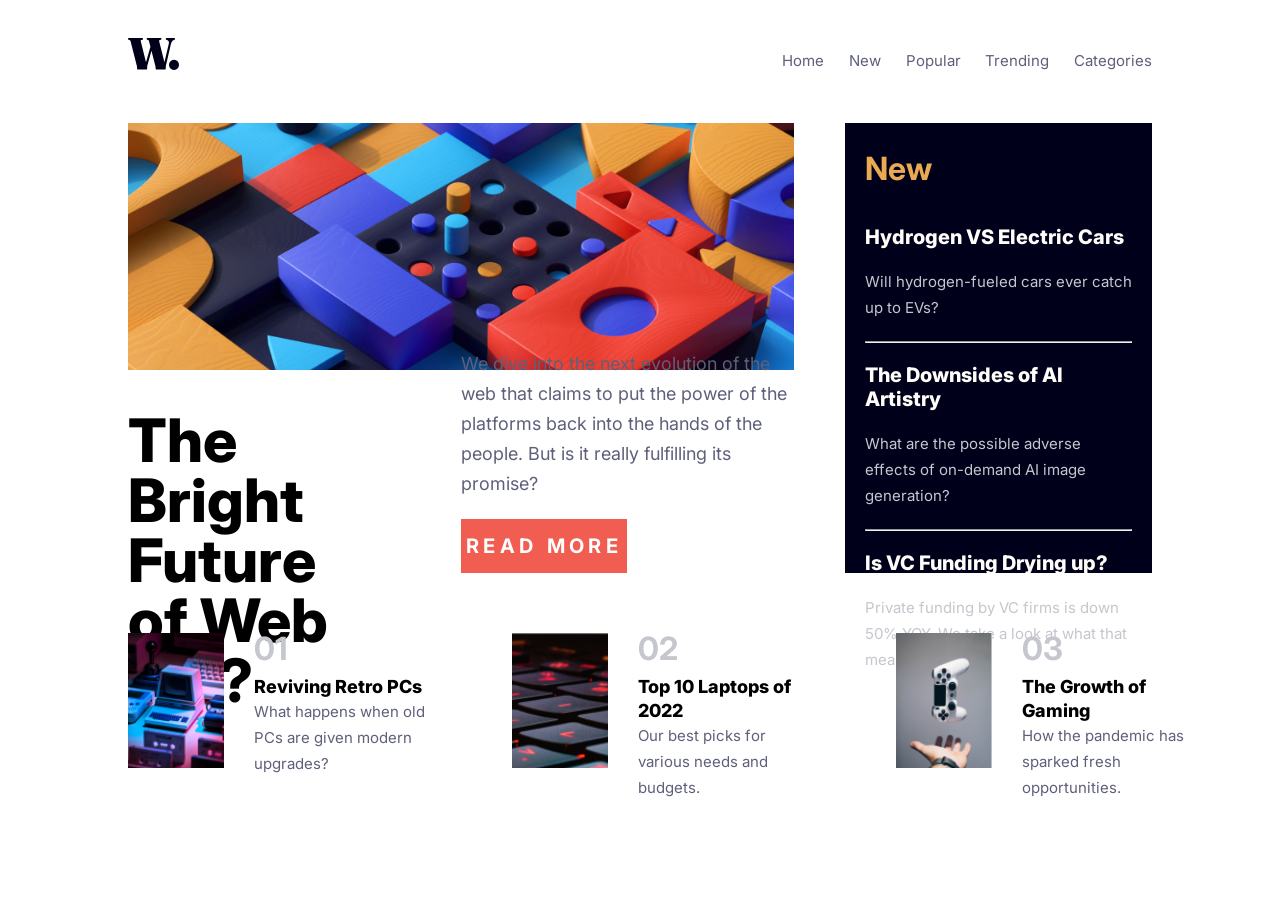
<file: index.html>
<!DOCTYPE html>
<html lang="en">
	<head>
		<meta charset="UTF-8" />
		<meta
			name="viewport"
			content="width=device-width, initial-scale=1.0" />
		<link
			rel="stylesheet"
			href="css/screen.css" />
		<title>FigmaBalls6</title>
	</head>
	<body>
		<header class="l-header l-wrapper">
			<div class="l-header__logo">
				<img
					src="images/W..svg"
					alt="" />
			</div>
			<div
				class="l-header__hamburger"
				id="hamburger">
				<div></div>
				<div></div>
				<div></div>
			</div>
			<nav class="l-header__nav">
				<ul>
					<li><a href="#">Home</a></li>
					<li><a href="#">New</a></li>
					<li><a href="#">Popular</a></li>
					<li><a href="#">Trending</a></li>
					<li><a href="#">Categories</a></li>
				</ul>
			</nav>
		</header>
		<main>
			<div class="m-grid--first">
				<section class="m-home l-wrapper">
					<div class="m-home__image">
						<img
							src="images/photo.png"
							alt="toys" />
					</div>
					<div class="m-home__text">
						<h1>The Bright Future of Web 3.0?</h1>
						<div class="m-home__text--text">
							<p>
								We dive into the next evolution of the web that claims to put
								the power of the platforms back into the hands of the people.
								But is it really fulfilling its promise?
							</p>
							<a href="#">read more</a>
						</div>
					</div>
				</section>
				<section class="m-new l-wrapper">
					<h2>New</h2>
					<div class="m-new__top">
						<h3>Hydrogen VS Electric Cars</h3>
						<p>Will hydrogen-fueled cars ever catch up to EVs?</p>
					</div>
					<hr />
					<div class="m-new__middle">
						<h3>The Downsides of AI Artistry</h3>
						<p>
							What are the possible adverse effects of on-demand AI image
							generation?
						</p>
					</div>
					<hr />
					<div class="m-new__bottom">
						<h3>Is VC Funding Drying up?</h3>
						<p>
							Private funding by VC firms is down 50% YOY. We take a look at
							what that means.
						</p>
					</div>
				</section>
			</div>
			<section class="m-articles l-wrapper">
				<article class="m-articles__first m-articles--article shake">
					<div class="m-articles__first--image m-articles--image">
						<img
							src="images/Bitmap.png"
							alt="controller" />
					</div>
					<div class="m-articles__first--text m-articles--text">
						<ul>
							<li>01</li>
						</ul>
						<h3>Reviving Retro PCs</h3>
						<p>What happens when old PCs are given modern upgrades?</p>
					</div>
				</article>
				<article class="m-articles__second m-articles--article shake">
					<div class="m-articles__second--image m-articles--image">
						<img
							src="images/Bitmap(1).png"
							alt="computer" />
					</div>
					<div class="m-articles__second--text m-articles--text">
						<ul>
							<li>02</li>
						</ul>
						<h3>Top 10 Laptops of 2022</h3>
						<p>Our best picks for various needs and budgets.</p>
					</div>
				</article>
				<article class="m-articles__third m-articles--article shake">
					<div class="m-articles__third--image m-articles--image">
						<img
							src="images/Bitmap(2).png"
							alt="keyboard" />
					</div>
					<div class="m-articles__third--text m-articles--text">
						<ul>
							<li>03</li>
						</ul>
						<h3>The Growth of Gaming</h3>
						<p>How the pandemic has sparked fresh opportunities.</p>
					</div>
				</article>
			</section>
		</main>
		<script src="js/script.js"></script>
	</body>
</html>
</file>
<file: css/screen.css>
/*! normalize.css v8.0.1 | MIT License | github.com/necolas/normalize.css */
/* Document
   ========================================================================== */
/**
 * 1. Correct the line height in all browsers.
 * 2. Prevent adjustments of font size after orientation changes in iOS.
 */
@import url("https://fonts.googleapis.com/css2?family=Inter:wght@100..900&display=swap");
html {
  line-height: 1.15; /* 1 */
  -webkit-text-size-adjust: 100%; /* 2 */
}

/* Sections
   ========================================================================== */
/**
 * Remove the margin in all browsers.
 */
body {
  margin: 0;
}

/**
 * Render the `main` element consistently in IE.
 */
main {
  display: block;
}

/**
 * Correct the font size and margin on `h1` elements within `section` and
 * `article` contexts in Chrome, Firefox, and Safari.
 */
h1 {
  font-size: 2em;
  margin: 0.67em 0;
}

/* Grouping content
   ========================================================================== */
/**
 * 1. Add the correct box sizing in Firefox.
 * 2. Show the overflow in Edge and IE.
 */
hr {
  box-sizing: content-box; /* 1 */
  height: 0; /* 1 */
  overflow: visible; /* 2 */
}

/**
 * 1. Correct the inheritance and scaling of font size in all browsers.
 * 2. Correct the odd `em` font sizing in all browsers.
 */
pre {
  font-family: monospace, monospace; /* 1 */
  font-size: 1em; /* 2 */
}

/* Text-level semantics
   ========================================================================== */
/**
 * Remove the gray background on active links in IE 10.
 */
a {
  background-color: transparent;
}

/**
 * 1. Remove the bottom border in Chrome 57-
 * 2. Add the correct text decoration in Chrome, Edge, IE, Opera, and Safari.
 */
abbr[title] {
  border-bottom: none; /* 1 */
  text-decoration: underline; /* 2 */
  text-decoration: underline dotted; /* 2 */
}

/**
 * Add the correct font weight in Chrome, Edge, and Safari.
 */
b,
strong {
  font-weight: bolder;
}

/**
 * 1. Correct the inheritance and scaling of font size in all browsers.
 * 2. Correct the odd `em` font sizing in all browsers.
 */
code,
kbd,
samp {
  font-family: monospace, monospace; /* 1 */
  font-size: 1em; /* 2 */
}

/**
 * Add the correct font size in all browsers.
 */
small {
  font-size: 80%;
}

/**
 * Prevent `sub` and `sup` elements from affecting the line height in
 * all browsers.
 */
sub,
sup {
  font-size: 75%;
  line-height: 0;
  position: relative;
  vertical-align: baseline;
}

sub {
  bottom: -0.25em;
}

sup {
  top: -0.5em;
}

/* Embedded content
   ========================================================================== */
/**
 * Remove the border on images inside links in IE 10.
 */
img {
  border-style: none;
  width: 100%;
}

/* Forms
   ========================================================================== */
/**
 * 1. Change the font styles in all browsers.
 * 2. Remove the margin in Firefox and Safari.
 */
button,
input,
optgroup,
select,
textarea {
  font-family: inherit; /* 1 */
  font-size: 100%; /* 1 */
  line-height: 1.15; /* 1 */
  margin: 0; /* 2 */
}

/**
 * Show the overflow in IE.
 * 1. Show the overflow in Edge.
 */
button,
input { /* 1 */
  overflow: visible;
}

/**
 * Remove the inheritance of text transform in Edge, Firefox, and IE.
 * 1. Remove the inheritance of text transform in Firefox.
 */
button,
select { /* 1 */
  text-transform: none;
}

/**
 * Correct the inability to style clickable types in iOS and Safari.
 */
button,
[type=button],
[type=reset],
[type=submit] {
  -webkit-appearance: button;
}

/**
 * Remove the inner border and padding in Firefox.
 */
button::-moz-focus-inner,
[type=button]::-moz-focus-inner,
[type=reset]::-moz-focus-inner,
[type=submit]::-moz-focus-inner {
  border-style: none;
  padding: 0;
}

/**
 * Restore the focus styles unset by the previous rule.
 */
button:-moz-focusring,
[type=button]:-moz-focusring,
[type=reset]:-moz-focusring,
[type=submit]:-moz-focusring {
  outline: 1px dotted ButtonText;
}

/**
 * Correct the padding in Firefox.
 */
fieldset {
  padding: 0.35em 0.75em 0.625em;
}

/**
 * 1. Correct the text wrapping in Edge and IE.
 * 2. Correct the color inheritance from `fieldset` elements in IE.
 * 3. Remove the padding so developers are not caught out when they zero out
 *    `fieldset` elements in all browsers.
 */
legend {
  box-sizing: border-box; /* 1 */
  color: inherit; /* 2 */
  display: table; /* 1 */
  max-width: 100%; /* 1 */
  padding: 0; /* 3 */
  white-space: normal; /* 1 */
}

/**
 * Add the correct vertical alignment in Chrome, Firefox, and Opera.
 */
progress {
  vertical-align: baseline;
}

/**
 * Remove the default vertical scrollbar in IE 10+.
 */
textarea {
  overflow: auto;
}

/**
 * 1. Add the correct box sizing in IE 10.
 * 2. Remove the padding in IE 10.
 */
[type=checkbox],
[type=radio] {
  box-sizing: border-box; /* 1 */
  padding: 0; /* 2 */
}

/**
 * Correct the cursor style of increment and decrement buttons in Chrome.
 */
[type=number]::-webkit-inner-spin-button,
[type=number]::-webkit-outer-spin-button {
  height: auto;
}

/**
 * 1. Correct the odd appearance in Chrome and Safari.
 * 2. Correct the outline style in Safari.
 */
[type=search] {
  -webkit-appearance: textfield; /* 1 */
  outline-offset: -2px; /* 2 */
}

/**
 * Remove the inner padding in Chrome and Safari on macOS.
 */
[type=search]::-webkit-search-decoration {
  -webkit-appearance: none;
}

/**
 * 1. Correct the inability to style clickable types in iOS and Safari.
 * 2. Change font properties to `inherit` in Safari.
 */
::-webkit-file-upload-button {
  -webkit-appearance: button; /* 1 */
  font: inherit; /* 2 */
}

/* Interactive
   ========================================================================== */
/*
 * Add the correct display in Edge, IE 10+, and Firefox.
 */
details {
  display: block;
}

/*
 * Add the correct display in all browsers.
 */
summary {
  display: list-item;
}

/* Misc
   ========================================================================== */
/**
 * Add the correct display in IE 10+.
 */
template {
  display: none;
}

/**
 * Add the correct display in IE 10.
 */
[hidden] {
  display: none;
}

html {
  font-size: 62.5%;
}

body {
  background-color: white;
}

.l-wrapper {
  margin: 0 5%;
}

@media screen and (min-width: 1280px) {
  .l-wrapper {
    margin: 0 10%;
  }
  .m-grid--first {
    width: 80%;
    height: 50vh;
    display: grid;
    margin-left: 10%;
    margin-right: 10%;
    grid-template-rows: 100%;
    grid-template-columns: 65% 30%;
    gap: 5%;
  }
}
.l-header {
  padding-top: 2.5rem;
  padding-bottom: 2.5rem;
  width: 90%;
  display: flex;
  justify-content: space-between;
  flex-wrap: wrap;
}
.l-header__logo {
  width: 50%;
}
.l-header__logo img {
  width: 4rem;
}
.l-header__hamburger {
  width: 50%;
  display: flex;
  flex-direction: column;
  justify-content: center;
  align-items: flex-end;
}
.l-header__hamburger div {
  width: 4rem;
  height: 0.4rem;
  background-color: rgb(0, 0, 26);
  margin-bottom: 0.3rem;
}
.l-header__nav {
  display: none;
  width: 100%;
}
.l-header .active {
  display: block;
  left: 17rem;
  top: 4rem;
  width: 100%;
}
.l-header .active ul {
  display: flex;
  flex-direction: column;
  padding: 0;
  align-items: center;
}
.l-header .active ul li a {
  font-size: 2rem;
}

@media screen and (min-width: 1280px) {
  .l-header {
    width: 80%;
    padding-top: 3%;
    padding-bottom: 3%;
  }
  .l-header__logo {
    width: 5%;
  }
  .l-header__logo img {
    width: 100%;
  }
  .l-header__hamburger {
    display: none;
  }
  .l-header__nav {
    display: block;
    width: 40%;
  }
}
.l-header__nav ul {
  list-style: none;
  display: flex;
  flex-direction: row;
  justify-content: space-between;
}
.l-header__nav ul li a {
  font-family: "Inter";
  font-size: 1.5em;
  font-weight: 400;
  line-height: 26px;
  text-align: left;
  color: #5e607a;
  text-decoration: none;
}

.m-home {
  display: flex;
  flex-direction: column;
  margin-bottom: 7rem;
}
.m-home h1 {
  font-family: "Inter";
  font-size: 40px;
  font-weight: 800;
  line-height: 40px;
  text-align: left;
  width: 80%;
}
.m-home p {
  color: rgb(94, 96, 122);
  font-family: "Inter";
  font-size: 15px;
  font-weight: 400;
  line-height: 26px;
  text-align: left;
  margin-bottom: 2rem;
}
.m-home a {
  display: block;
  width: 50%;
  padding: 1rem 0;
  background-color: rgb(241, 93, 81);
  color: white;
  text-align: center;
  text-decoration: none;
  font-family: "Inter";
  font-size: 1.2rem;
  font-weight: 700;
  line-height: 24px;
  letter-spacing: 4.375px;
  text-transform: uppercase;
}
.m-home img {
  width: 100%;
  height: 40vh;
}

@media screen and (min-width: 1280px) {
  .m-home {
    margin-right: 0;
    margin-left: 0;
    margin-bottom: 0;
    display: grid;
    grid-template-columns: 100%;
    grid-template-rows: 55% 45%;
  }
  .m-home__image {
    grid-column: 1/2;
    grid-row: 1/2;
  }
  .m-home__image img {
    height: 100%;
  }
  .m-home__text {
    grid-column: 1/2;
    display: grid;
    grid-template-columns: 40% 50%;
    grid-template-rows: 100%;
    gap: 10%;
  }
  .m-home__text h1 {
    width: 80%;
    grid-row: 1/2;
    grid-column: 1/2;
    font-size: 6rem;
    line-height: 6rem;
    margin-bottom: 0;
  }
  .m-home__text--text {
    grid-row: 1/2;
    grid-column: 2/3;
    display: flex;
    flex-direction: column;
    justify-content: flex-end;
  }
  .m-home__text--text p {
    margin-top: 10%;
    font-size: 1.8rem;
    line-height: 3rem;
  }
  .m-home__text--text a {
    font-size: 2rem;
    padding-top: 1.5rem;
    padding-bottom: 1.5rem;
  }
}
.m-new {
  background-color: rgb(0, 0, 26);
  padding: 3rem 2rem;
  padding-bottom: 0.5rem;
}
.m-new h2 {
  font-family: "Inter";
  font-size: 32px;
  font-weight: 700;
  line-height: 32px;
  text-align: left;
  color: rgb(233, 170, 82);
  margin: 0;
  margin-bottom: 4rem;
}
.m-new h3 {
  color: rgb(255, 253, 250);
  font-family: "Inter";
  font-size: 20px;
  font-weight: 800;
  line-height: 24px;
  text-align: left;
}
.m-new p {
  color: rgb(197, 198, 206);
  font-family: "Inter";
  font-size: 15px;
  font-weight: 400;
  line-height: 26px;
  text-align: left;
  margin-bottom: 2rem;
}
.m-new hr {
  background: rgb(94, 96, 122);
  margin-bottom: 2rem;
}

@media screen and (min-width: 1280px) {
  .m-new {
    margin-left: 0;
    margin-right: 0;
  }
}
@keyframes shake {
  0% {
    transform: translateX(0);
  }
  10%, 90% {
    transform: translateX(-10px);
  }
  20%, 80% {
    transform: translateX(10px);
  }
  30%, 50%, 70% {
    transform: translateX(-10px);
  }
  40%, 60% {
    transform: translateX(10px);
  }
  100% {
    transform: translateX(0);
  }
}
.m-articles {
  margin-top: 6rem;
  margin-bottom: 8rem;
  width: 90%;
}
.m-articles .shake:hover {
  animation: shake 0.8s;
}
.m-articles--article {
  margin-bottom: 3rem;
  display: flex;
  width: 100%;
  height: 15vh;
  background-color: transparent;
  transition: 0 infinite background-color linear;
}
.m-articles--article:hover {
  background-color: lightblue;
}
.m-articles--image {
  width: 25%;
  max-width: 20rem;
  height: 100%;
}
.m-articles--image img {
  width: 100%;
  height: 100%;
}
.m-articles--text {
  display: flex;
  flex-direction: column;
  align-items: flex-start;
  margin-left: 3rem;
  width: 60vw;
  max-width: 25rem;
  height: 90%;
}
.m-articles--text ul {
  list-style: none;
  padding: 0;
  margin-top: 0;
}
.m-articles--text ul li {
  text-align: left;
  font-family: "Inter";
  font-size: 32px;
  font-weight: 700;
  line-height: 32px;
  text-align: left;
  color: rgb(197, 198, 206);
}
.m-articles--text h3 {
  font-family: "Inter";
  font-size: 18px;
  font-weight: 800;
  line-height: 24px;
  text-align: left;
  margin: 0;
}
.m-articles--text p {
  margin-top: 0;
  color: rgb(94, 96, 122);
  font-family: "Inter";
  font-size: 15px;
  font-weight: 400;
  line-height: 26px;
  text-align: left;
}

@media screen and (min-width: 1280px) {
  .m-articles {
    display: flex;
    flex-direction: row;
    justify-content: space-between;
    height: 15vh;
  }
  .m-articles--article {
    margin-bottom: 0;
  }
  .m-articles--image img {
    height: 100%;
  }
  .m-articles--text {
    width: 45%;
    height: 100%;
    justify-content: space-between;
  }
  .m-articles--text ul {
    margin: 0;
  }
  .m-articles--text h3 {
    margin-top: 1rem;
    margin-bottom: 0;
  }
}

/*# sourceMappingURL=screen.css.map */
</file>
